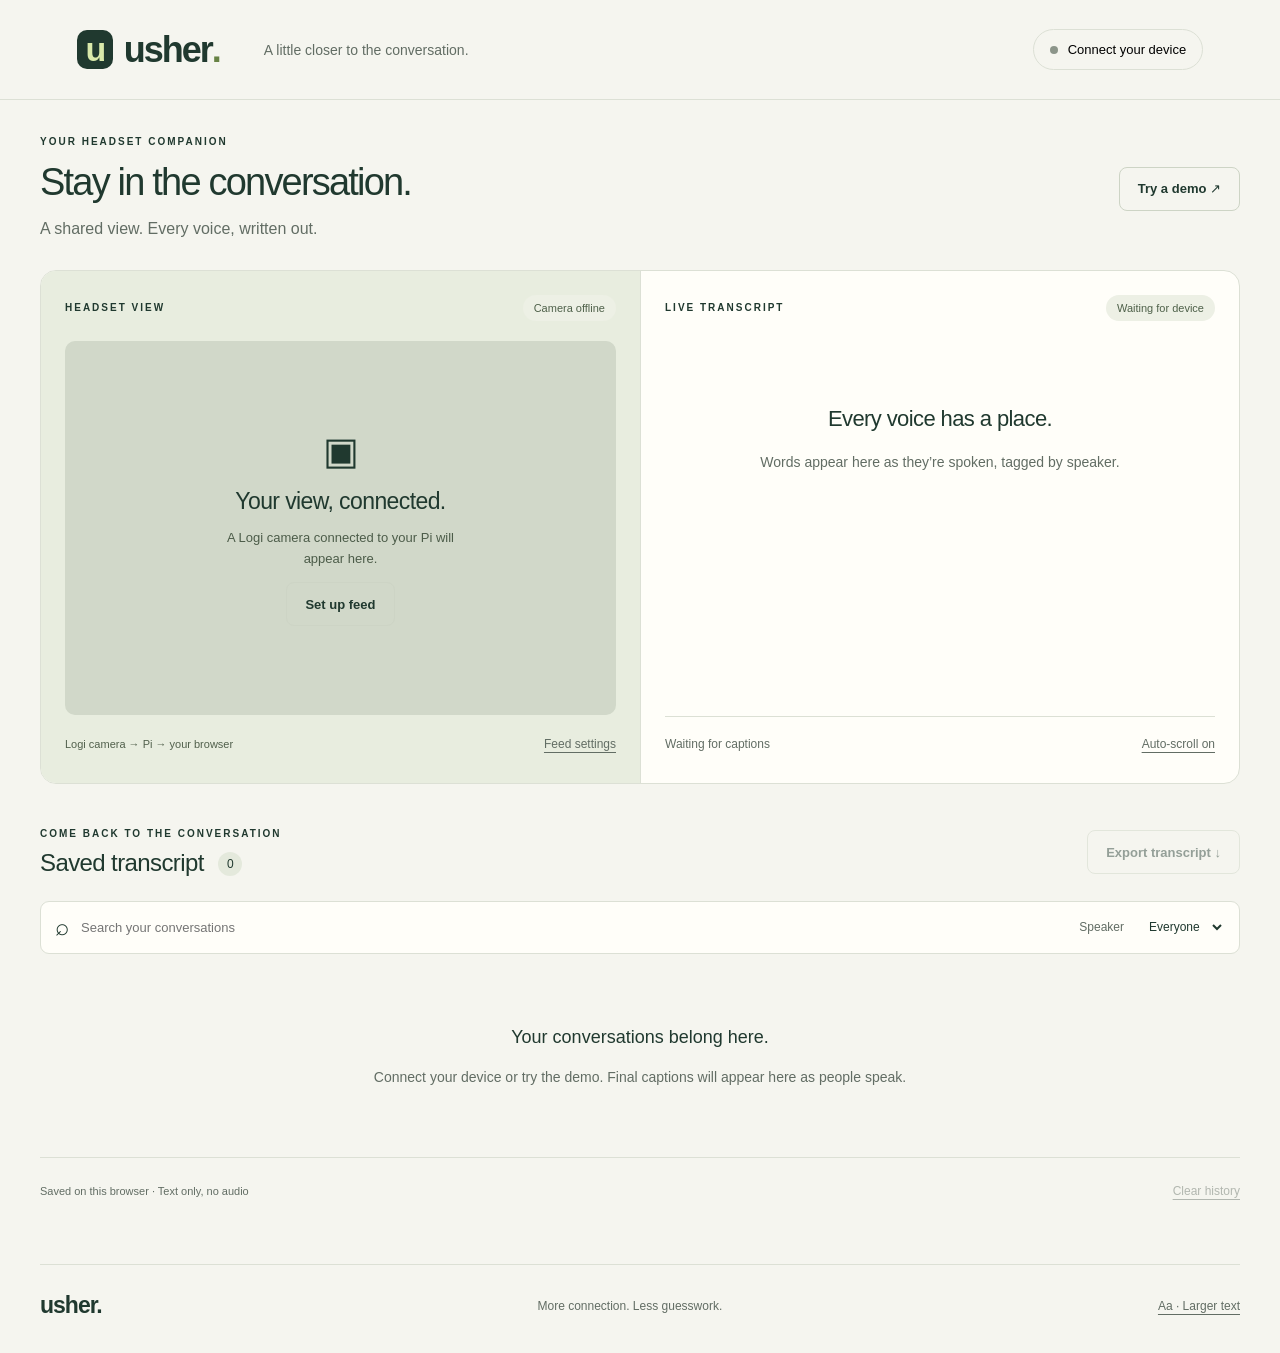
<file: index.html>
<!doctype html>
<html lang="en">
<head>
  <meta charset="utf-8"><meta name="viewport" content="width=device-width, initial-scale=1">
  <meta name="theme-color" content="#f5f5ef"><title>Usher · Stay in the conversation</title>
  <link rel="stylesheet" href="/static/usher.css"><link rel="stylesheet" href="/static/headset.css"><script defer src="/static/usher.js"></script>
</head>
<body>
  <a class="skip" href="#main">Skip to content</a>
  <header><a class="brand" href="/" aria-label="Usher home"><span class="logo">u</span>usher<span class="brand-dot">.</span></a><span class="tagline">A little closer to the conversation.</span><button id="connect" class="connection"><span class="dot"></span><span id="connection-label">Connect your device</span></button></header>
  <main id="main">
    <div class="intro"><div><p class="eyebrow">YOUR HEADSET COMPANION</p><h1>Stay in the conversation.</h1><p class="muted">A shared view. Every voice, written out.</p></div><button id="demo" class="button secondary">Try a demo <span aria-hidden="true">↗</span></button></div>
    <section class="listening" aria-labelledby="listening-title">
      <div class="camera-panel"><div class="section-top"><p class="eyebrow" id="listening-title">HEADSET VIEW</p><span id="camera-status" class="pill">Camera offline</span></div><div class="camera-stage"><img id="camera-stream" alt="Live headset camera feed" hidden><div id="camera-empty"><span class="camera-icon" aria-hidden="true">▣</span><h2>Your view, connected.</h2><p>A Logi camera connected to your Pi will appear here.</p><button id="camera-setup" class="button secondary">Set up feed</button></div><div id="camera-demo" hidden><div class="scene-window"></div><div class="scene-board"></div><div class="scene-table"></div><div class="person person-one"><div class="head"></div><div class="torso"></div><span class="scene-tag">Speaker 1</span></div><div class="person person-two"><div class="head"></div><div class="torso"></div><span class="scene-tag">Speaker 2</span></div><span class="scene-label">ILLUSTRATED DEMO · NOT A CAMERA RECORDING</span></div></div><div class="camera-footer"><span id="camera-note">Logi camera → Pi → your browser</span><button id="camera-settings" class="text-button">Feed settings</button></div></div>
      <div class="live-panel"><div class="section-top"><p class="eyebrow">LIVE TRANSCRIPT</p><span id="mode" class="pill">Waiting for device</span></div><div id="live-lines" tabindex="0" aria-label="Live conversation"><div class="live-empty"><h2>Every voice has a place.</h2><p>Words appear here as they’re spoken, tagged by speaker.</p></div></div><div class="speaker-footer"><span id="caption-state" role="status">Waiting for captions</span><button id="follow" class="text-button" aria-pressed="true">Auto-scroll on</button></div></div>
    </section>
    <section class="history" aria-labelledby="history-title"><div class="history-header"><div><p class="eyebrow">COME BACK TO THE CONVERSATION</p><h2 id="history-title">Saved transcript <span id="count">0</span></h2></div><button class="button secondary" id="export" disabled>Export transcript ↓</button></div><div class="toolbar"><label class="search"><span aria-hidden="true">⌕</span><input id="search" type="search" placeholder="Search your conversations" aria-label="Search transcripts"></label><label class="filter">Speaker <select id="speaker-filter"><option value="">Everyone</option></select></label></div><div id="transcripts"></div><div class="history-bottom"><span id="storage-note">Saved on this browser · Text only, no audio</span><button class="text-button" id="clear" disabled>Clear history</button></div></section>
    <footer><span class="brand-small">usher.</span><span>More connection. Less guesswork.</span><button class="text-button" id="text-size" aria-pressed="false">Aa · Larger text</button></footer>
  </main>
  <dialog id="connection-dialog"><form id="connection-form"><div class="dialog-heading"><h2>Connect to Usher</h2><button type="button" id="close-dialog" aria-label="Close" class="text-button">✕</button></div><p>Enter your Pi’s WebSocket address. Captions stay on this browser after you disconnect.</p><label for="endpoint">Device address</label><input id="endpoint" required placeholder="ws://raspberrypi.local:8765" autocomplete="off"><p class="muted small">Use the same Wi-Fi network as your Pi. No API key is needed here.</p><p id="connection-error" role="alert"></p><div class="dialog-actions"><button type="button" id="disconnect" class="button secondary">Disconnect</button><button class="button primary" type="submit">Connect</button></div></form></dialog>
  <p class="toast" id="notice" role="status" hidden></p>
  <dialog id="camera-dialog"><form id="camera-form"><div class="dialog-heading"><h2>Headset camera</h2><button type="button" id="camera-close" class="text-button" aria-label="Close camera settings">✕</button></div><p>Connect an HTTP MJPEG feed served by your Pi. The camera stays attached to the headset; this does not use your phone’s camera.</p><label for="camera-url">Camera stream URL</label><input id="camera-url" placeholder="http://raspberrypi.local:8081/video"><p class="small muted">The Pi camera streaming service must be running. HTTPS pages need an HTTPS feed.</p><p id="camera-error" role="alert"></p><div class="dialog-actions"><button type="button" id="camera-stop" class="button secondary">Disconnect feed</button><button type="submit" class="button primary">Connect feed</button></div></form></dialog>
</body></html>
</file>
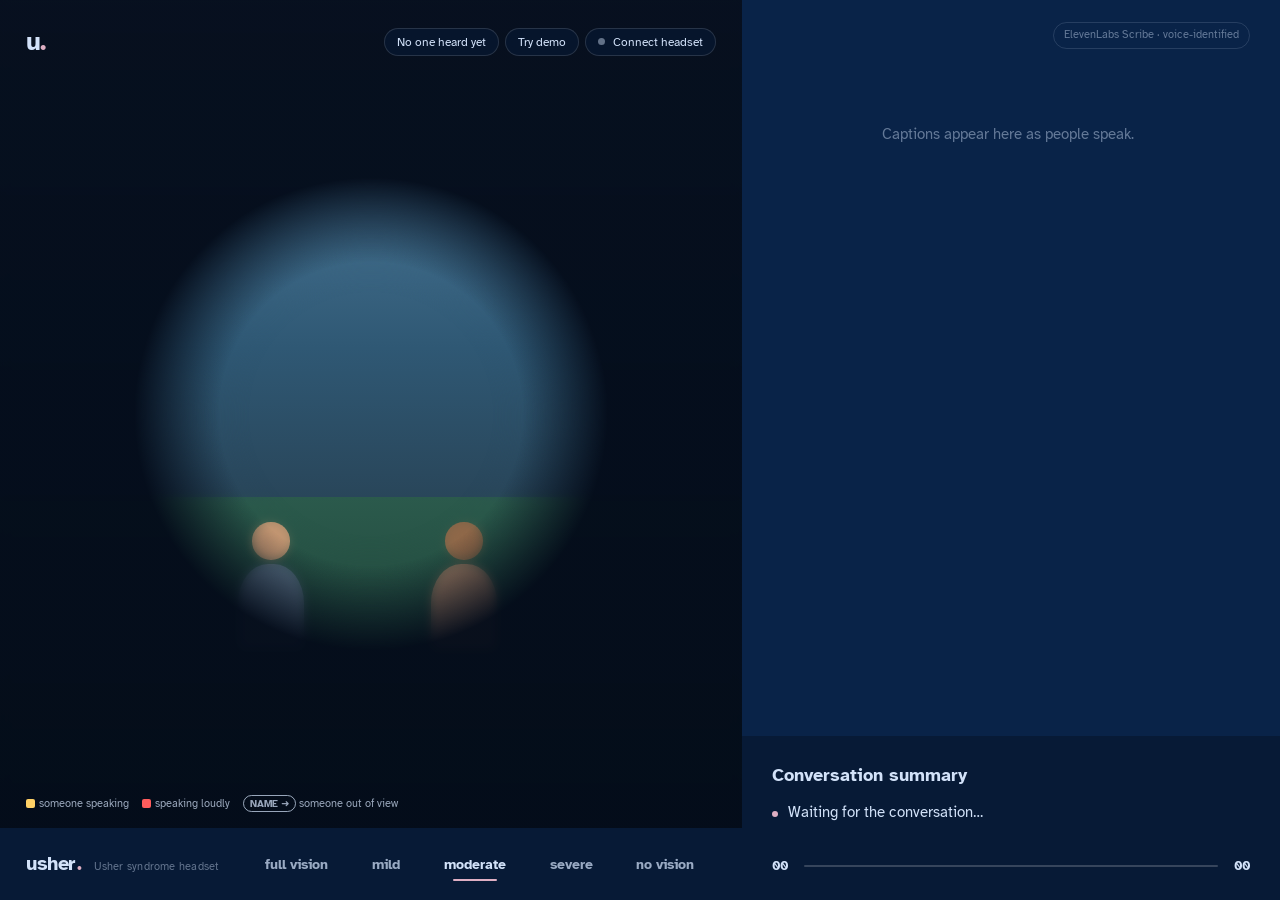
<file: frontend/index.html>
<!doctype html>
<html lang="en">
<head>
  <meta charset="utf-8">
  <meta name="viewport" content="width=device-width, initial-scale=1">
  <meta name="theme-color" content="#0f1c26">
  <title>Usher · Judge demo</title>
  <link rel="stylesheet" href="static/app.css">
  <script defer src="static/app.js"></script>
</head>
<body>
  <main class="layout">
    <!-- LEFT: camera, full bleed -->
    <section class="see" aria-label="What they see">
      <div id="stage" class="stage level-moderate">
        <img id="camera" alt="Live headset camera" hidden>
        <div id="demo-scene" class="demo-scene">
          <div class="scene-sky"></div><div class="scene-ground"></div>
          <div class="figure f1"><div class="head"></div><div class="body"></div></div>
          <div class="figure f2"><div class="head"></div><div class="body"></div></div>
        </div>
        <div class="tunnel-blur"></div>
        <div class="tunnel"></div>
        <canvas id="reticle" aria-hidden="true"></canvas>
        <div id="speaker-chip" class="speaker-chip" hidden><span id="chip-name"></span><span id="chip-arrow" class="chip-arrow">➜</span></div>

        <div class="overlay-top">
          <div class="logo">u<span>.</span></div>
          <div class="top-actions">
            <span id="people" class="ghost">No one heard yet</span>
            <button id="demo" class="ghost button">Try demo</button>
            <button id="connect" class="ghost button"><span class="dot"></span><span id="connection-label">Connect headset</span></button>
          </div>
        </div>
        <p class="legend"><i class="sw yellow"></i>someone speaking <i class="sw red"></i>speaking loudly <span class="chip-key">NAME ➜</span> someone out of view</p>
      </div>

      <nav class="bar" aria-label="Simulated vision">
        <div class="title">usher<span>.</span><small>Usher syndrome headset</small></div>
        <div class="toggle" role="radiogroup">
          <button data-level="full" role="radio">full vision</button>
          <button data-level="mild" role="radio">mild</button>
          <button data-level="moderate" role="radio" class="on">moderate</button>
          <button data-level="severe" role="radio">severe</button>
          <button data-level="none" role="radio">no vision</button>
        </div>
      </nav>
    </section>

    <!-- RIGHT: transcript on top, summary block below -->
    <section class="right">
      <div class="get" aria-label="Transcript">
        <span id="source-pill" class="tag">ElevenLabs Scribe · voice-identified</span>
        <div id="lines" class="lines" tabindex="0" aria-live="polite" aria-label="Transcript">
          <p class="empty">Captions appear here as people speak.</p>
        </div>
      </div>

      <div class="summary" aria-labelledby="sum-title">
        <h3 id="sum-title">Conversation summary</h3>
        <ul id="summary"><li class="faint">Waiting for the conversation…</li></ul>
        <div id="chips" class="chips"></div>
        <div class="progress">
          <span id="speaker-now">00</span>
          <div class="track"><div id="bar-fill" class="fill"></div></div>
          <span id="speaker-total">00</span>
        </div>
      </div>
    </section>
  </main>

  <dialog id="dialog">
    <form id="form" method="dialog">
      <h3>Connect to the headset</h3>
      <label for="host">Headset (Pi) address</label>
      <input id="host" required placeholder="raspberrypi.local or 10.225.115.128" autocomplete="off">
      <p id="connect-help" class="faint small">Captions + sound: <code>ws://ADDRESS:8765</code> (server.py). Camera:
        <code>http://ADDRESS:8081/camera/stream</code> (camera_server.py). Same Wi-Fi as the Pi.</p>
      <div class="actions">
        <button type="button" id="disconnect" class="ghost button">Disconnect</button>
        <button type="submit" class="ghost button primary">Connect</button>
      </div>
    </form>
  </dialog>
</body>
</html>
</file>
<file: static/usher.css>
:root{--paper:#f5f5ef;--ink:#20392f;--muted:#626d64;--line:#dce0d5;--green:#385d43;--lime:#d9e9aa;font-family:Arial,Helvetica,sans-serif;color:var(--ink);background:var(--paper);font-synthesis:none}*{box-sizing:border-box}body{margin:0}button,input,select{font:inherit}button,a,input,select{ -webkit-tap-highlight-color:transparent}button{cursor:pointer}button:disabled{opacity:.45;cursor:default}button:focus-visible,a:focus-visible,input:focus-visible,select:focus-visible{outline:3px solid #58802d;outline-offset:4px}header{height:100px;border-bottom:1px solid var(--line);display:flex;align-items:center;justify-content:space-between;padding:0 6%;gap:20px}.brand{text-decoration:none;color:var(--ink);font-size:36px;font-weight:800;letter-spacing:-2px;display:flex;align-items:center}.brand-dot{color:#678244}.logo{background:var(--ink);color:var(--lime);width:36px;height:39px;border-radius:10px;display:grid;place-items:center;font-size:34px;margin-right:11px;padding-bottom:5px}.tagline{font-size:14px;color:var(--muted);margin-right:auto;margin-left:24px}.connection{display:flex;align-items:center;gap:10px;border:1px solid var(--line);background:transparent;border-radius:30px;padding:12px 16px;font-size:13px}.dot{height:8px;width:8px;border-radius:50%;background:#8c958a}.connected .dot{background:#58802d}main{max-width:1250px;margin:auto;padding:0 40px}.intro{display:flex;align-items:center;justify-content:space-between;margin:56px 0 32px;gap:20px}.eyebrow{font-size:10px;letter-spacing:2px;font-weight:700;margin:0 0 14px}h1{font-size:clamp(32px,4vw,48px);letter-spacing:-1.8px;font-weight:500;margin:0 0 12px}h2{font-size:24px;font-weight:500;letter-spacing:-.6px;margin:0}.muted{color:var(--muted);line-height:1.6;margin:0}.button{min-height:44px;border-radius:8px;padding:12px 18px;font-size:13px;font-weight:600;white-space:nowrap}.secondary{background:transparent;border:1px solid #cdd4c5;color:var(--ink)}.secondary:hover{background:#e8ecdf}.primary{background:var(--ink);color:white;border:1px solid var(--ink)}.listening{display:grid;grid-template-columns:1.6fr 1fr;border:1px solid var(--line);border-radius:16px;overflow:hidden;background:#fffef9;min-height:354px}.speaker-panel{padding:30px 36px;display:flex;flex-direction:column}.section-top{display:flex;align-items:center;justify-content:space-between;gap:10px}.section-top .eyebrow{margin:0}.pill{font-size:11px;padding:7px 11px;background:#edf0e5;border-radius:20px;color:#4e6049}.speaker-heading{display:flex;gap:14px;align-items:center;margin-top:30px}.avatar{display:grid;place-items:center;width:47px;height:47px;border-radius:50%;background:#e5ebd6;color:#405b3c;font-size:18px}.speaker-heading p{font-size:13px;color:var(--muted);margin:7px 0 0}.caption{font-size:27px;line-height:1.5;letter-spacing:-.6px;margin:25px 0 30px;overflow-wrap:anywhere}.speaker-footer{margin-top:auto;display:flex;justify-content:space-between;color:var(--muted);font-size:12px;gap:12px}.equalizer{color:#678244;letter-spacing:2px}.spatial-panel{background:#eaf0df;border-left:1px solid var(--line);padding:28px;text-align:center}.radar{position:relative;width:220px;height:220px;border:1px solid #c7d3b6;border-radius:50%;margin:24px auto 12px}.inner{position:absolute;inset:32px;border-radius:50%;border:1px solid #c7d3b6}.cross{position:absolute;background:#c7d3b6}.horizontal{left:0;right:0;height:1px;top:50%}.vertical{top:0;bottom:0;width:1px;left:50%}.you{position:absolute;inset:85px;background:var(--ink);border:5px solid #eaf0df;color:white;border-radius:50%;display:grid;place-items:center;font-size:9px;letter-spacing:1px}.compass{position:absolute;font-size:8px;letter-spacing:1px;background:#eaf0df;padding:4px;color:#4e6049}.front{top:-9px;left:50%;transform:translateX(-50%)}.back{bottom:-9px;left:50%;transform:translateX(-50%)}.left{top:calc(50% - 8px);left:-16px}.right{top:calc(50% - 8px);right:-20px}.bearing{position:absolute;inset:15px;transform:rotate(var(--angle,0deg))}.speaker-point{position:absolute;left:calc(50% - 13px);top:0;border:5px solid #eaf0df;border-radius:50%;color:var(--green);background:var(--green);width:26px;height:26px;box-shadow:0 0 0 1px #9eb385}.spatial-note{font-size:11px;color:#53624b;margin:18px 0 0}.history{margin-top:44px}.history-header{display:flex;justify-content:space-between;align-items:center;gap:15px}.history-header .eyebrow{margin-bottom:10px}#count{font-size:12px;vertical-align:middle;padding:5px 9px;background:#e4e9dc;border-radius:20px;margin-left:8px}.toolbar{display:flex;gap:15px;margin:24px 0 0;border:1px solid var(--line);border-radius:9px;background:#fffef9;padding:8px 14px}.search{display:flex;gap:12px;align-items:center;flex:1}.search span{font-size:24px}.search input{border:0;background:transparent;width:100%;min-width:0;padding:10px 0;color:var(--ink);font-size:13px}.filter{display:flex;align-items:center;font-size:12px;gap:12px;color:var(--muted)}select{background:transparent;border:0;color:var(--ink);max-width:160px;padding:9px}.entry{display:grid;grid-template-columns:40px 1fr auto;gap:15px;padding:24px 6px;border-bottom:1px solid var(--line)}.entry .avatar{width:36px;height:36px;font-size:13px}.entry-head{display:flex;align-items:center;gap:12px;flex-wrap:wrap;font-size:13px}.entry-head strong{font-weight:600}.entry-direction{font-size:11px;color:var(--muted)}.entry p{margin:10px 0 0;font-size:16px;line-height:1.65;overflow-wrap:anywhere}.entry time{font-size:11px;color:var(--muted);padding-top:4px}.empty{text-align:center;padding:55px 20px;color:var(--muted);border-bottom:1px solid var(--line)}.empty h3{color:var(--ink);font-size:18px;font-weight:500}.empty p{font-size:14px;line-height:1.6}.history-bottom{display:flex;justify-content:space-between;align-items:center;font-size:11px;color:var(--muted);padding:18px 0;gap:15px}.text-button{border:0;background:transparent;color:var(--muted);padding:8px 0;font-size:12px;text-decoration:underline;text-underline-offset:4px}footer{display:flex;align-items:center;justify-content:space-between;border-top:1px solid var(--line);margin-top:40px;padding:26px 0 32px;color:var(--muted);font-size:12px;gap:12px}.brand-small{font-size:23px;font-weight:800;color:var(--ink);letter-spacing:-1px}dialog{border:1px solid var(--line);border-radius:16px;padding:30px;max-width:460px;width:calc(100% - 32px);color:var(--ink);background:var(--paper)}dialog::backdrop{background:#162c2470}dialog p{font-size:14px;line-height:1.6}dialog label{display:block;font-size:12px;margin:25px 0 8px}dialog input{width:100%;padding:13px;border:1px solid #aebda4;border-radius:7px}.dialog-heading,.dialog-actions{display:flex;justify-content:space-between;gap:12px;align-items:center}.dialog-actions{margin-top:24px}.small{font-size:12px}#connection-error{color:#9b3429}.toast{position:fixed;bottom:18px;left:50%;transform:translateX(-50%);background:var(--ink);color:white;padding:14px 22px;border-radius:10px;max-width:90%;font-size:13px;z-index:5}.skip{position:absolute;top:-60px}.skip:focus{top:10px;background:white;padding:10px;z-index:10}.large-text .caption{font-size:34px}.large-text .entry p{font-size:21px}@media(max-width:760px){header{height:80px;padding:0 20px}.tagline{display:none}.brand{font-size:30px}main{padding:0 20px}.intro{margin-top:34px;align-items:flex-start}.intro .muted{font-size:14px}.listening{grid-template-columns:1fr}.speaker-panel{padding:24px;min-height:320px}.spatial-panel{border-left:0;border-top:1px solid var(--line);padding:22px}.radar{width:190px;height:190px}.you{inset:70px}.history-header h2{font-size:21px}.history-header{align-items:flex-start}.toolbar{flex-wrap:wrap}.search{min-width:190px}.filter{width:100%;border-top:1px solid var(--line);justify-content:space-between}.entry{gap:10px;grid-template-columns:32px 1fr}.entry time{grid-column:2;padding:0}.entry .avatar{width:30px;height:30px}.intro .button{padding:10px}.history-header .button{font-size:11px;padding:10px}.history-bottom{align-items:flex-start}footer>span:nth-child(2){display:none}}
</file>
<file: static/headset.css>
[hidden]{display:none!important}
main{max-width:1440px}
.intro{margin-top:36px;margin-bottom:28px}
h1{font-size:38px}
.listening{grid-template-columns:minmax(0,1fr) minmax(0,1fr);min-height:480px}
.camera-panel{padding:24px;background:#e8eddf;display:flex;flex-direction:column;min-width:0}
.live-panel{padding:24px;display:flex;flex-direction:column;min-width:0;border-left:1px solid var(--line)}
.camera-panel .eyebrow,.live-panel .eyebrow{margin:0}
.camera-stage{position:relative;flex:1;min-height:325px;margin-top:20px;border-radius:10px;overflow:hidden;background:#d1d8c9}
#camera-empty{position:absolute;inset:0;display:flex;align-items:center;justify-content:center;flex-direction:column;text-align:center;padding:24px}
#camera-empty h2{font-size:23px}#camera-empty p{font-size:13px;line-height:1.6;max-width:250px;color:#4c5c49}.camera-icon{font-size:38px;margin-bottom:15px}
#camera-stream{width:100%;height:100%;position:absolute;inset:0;object-fit:contain;background:#15221c}
.camera-footer{display:flex;align-items:center;justify-content:space-between;gap:10px;font-size:11px;color:#51604c;padding-top:14px}
#live-lines{height:365px;overflow-y:auto;margin:14px -8px 16px;padding:0 8px;scrollbar-width:thin;overflow-wrap:anywhere}
.live-empty{padding:65px 20px;text-align:center;color:var(--muted);line-height:1.7;font-size:14px}.live-empty h2{color:var(--ink);font-size:22px}
.live-line{border-left:3px solid var(--speaker-color);padding:0 0 0 14px;margin:23px 0}.speaker-tag{display:inline-block;font-size:11px;font-weight:700;letter-spacing:.5px;color:var(--speaker-color);border:1px solid currentColor;border-radius:5px;padding:4px 7px}
.live-line p{font-size:21px;line-height:1.55;margin:10px 0 0;letter-spacing:-.2px}.line-state{font-size:10px;color:var(--muted)}.partial p:after{content:'▏';color:var(--speaker-color);animation:cursor 1s step-end infinite}.speaker-footer{align-items:center;padding-top:12px;border-top:1px solid var(--line)}
.entry{border-left:3px solid var(--speaker-color);padding-left:14px;margin-top:12px}.entry .avatar{color:var(--speaker-color);border:1px solid currentColor;background:transparent}.entry-head strong{color:var(--speaker-color)}.entry-direction:empty{display:none}
.large-text .live-line p{font-size:28px}
#camera-demo{position:absolute;inset:0;background:linear-gradient(180deg,#c5cabb 0%,#d6d6bf 68%,#aaa997 68%);overflow:hidden}
.scene-window{position:absolute;left:7%;top:9%;width:29%;height:40%;border:7px solid #f1f1df;background:linear-gradient(145deg,#b1c9cd,#e7ebcf);box-shadow:0 3px 8px #263d3020}.scene-window:after{content:'';position:absolute;left:50%;height:100%;border-left:4px solid #f1f1df}.scene-board{position:absolute;right:10%;top:12%;height:25%;width:28%;border:6px solid #947d61;background:#6f8476}
.scene-table{position:absolute;bottom:-11%;left:-10%;width:120%;height:33%;background:#b8a082;transform:perspective(300px) rotateX(30deg);z-index:3;border-top:8px solid #cab699}
.person{position:absolute;bottom:17%;width:32%;height:65%;filter:drop-shadow(0 4px 5px #24382d22)}.person-one{left:13%;--person:#305eab;--shirt:#546e82}.person-two{right:10%;--person:#985118;--shirt:#977761}.head{position:absolute;width:49%;height:35%;left:25%;top:8%;background:#be936f;border-radius:48% 48% 43% 43%;border-top:17px solid #403931}.person-two .head{background:#946949;border-top:20px solid #332d2b}.torso{position:absolute;bottom:0;height:59%;width:100%;border-radius:45% 45% 5% 5%;background:var(--shirt)}.scene-tag{position:absolute;top:-10px;left:50%;transform:translateX(-50%);background:#fffdf4;color:var(--person);font-size:11px;font-weight:bold;padding:7px 12px;border-radius:5px;white-space:nowrap;border:2px solid transparent}.speaking-one .person-one .scene-tag,.speaking-two .person-two .scene-tag{border-color:var(--person);box-shadow:0 0 0 4px #ffffff55}.scene-label{position:absolute;bottom:10px;left:0;right:0;text-align:center;z-index:4;font-size:8px;letter-spacing:1px;color:#26392d;background:#f7f5e5d9;padding:7px}
@keyframes cursor{50%{opacity:0}}
@media(prefers-reduced-motion:reduce){.partial p:after{animation:none}}
@media(max-width:760px){.listening{grid-template-columns:1fr}.live-panel{border-left:0;border-top:1px solid var(--line)}.camera-stage{min-height:290px}#live-lines{height:330px}.intro h1{font-size:30px}.camera-panel,.live-panel{padding:18px}.camera-footer{font-size:10px}.intro{gap:12px}.entry{grid-template-columns:32px 1fr}.live-line p{font-size:20px}}
</file>
<file: frontend/static/app.css>
/* Atkinson Hyperlegible (Braille Institute, made for low-vision readers), bundled in static/fonts/ so it works
   offline. SIL Open Font License 1.1, see static/fonts/README.md. */
@font-face { font-family: "Atkinson Hyperlegible"; font-style: normal; font-weight: 400; font-display: swap; src: url(fonts/atkinson-hyperlegible-400.woff2) format("woff2"); }
@font-face { font-family: "Atkinson Hyperlegible"; font-style: normal; font-weight: 700; font-display: swap; src: url(fonts/atkinson-hyperlegible-700.woff2) format("woff2"); }
@font-face { font-family: "Atkinson Hyperlegible"; font-style: italic; font-weight: 400; font-display: swap; src: url(fonts/atkinson-hyperlegible-400-italic.woff2) format("woff2"); }
/* Prototype styling after the user's reference: full-bleed split layout, navy + teal. */
/* Palette: #071A36 deep navy, #092348 navy, #D2E2F9 ice blue, #DEAFC3 pink. */
:root {
  --bg: #071A36; --right: #092348; --block: #071A36; --bar: #071A36; --line: rgba(210, 226, 249, .14);
  --text: #D2E2F9; --text2: rgba(210, 226, 249, .72); --faint: rgba(210, 226, 249, .45); --accent: #DEAFC3;
  --noise-low: #ffd166; --noise-high: #ff5c5c;
  color-scheme: dark;
}
* { box-sizing: border-box; }
[hidden] { display: none !important; }
html, body { margin: 0; height: 100%; }
body { background: var(--bg); color: var(--text); font: 15px/1.5 "Atkinson Hyperlegible", "Helvetica Neue", Arial, system-ui, sans-serif; }
button, input { font-family: inherit; }

.layout { height: 100vh; display: grid; grid-template-columns: 58fr 42fr; }

/* ---------- LEFT ---------- */
.see { display: flex; flex-direction: column; min-width: 0; min-height: 0; }
.stage { position: relative; flex: 1; overflow: hidden; background: #1a2630; min-height: 320px; }
#camera { position: absolute; inset: 0; width: 100%; height: 100%; object-fit: cover; }
.demo-scene { position: absolute; inset: 0; }
.scene-sky { position: absolute; inset: 0 0 40% 0; background: linear-gradient(#5f8fb0, #2f5874 70%, #29465a); }
.scene-ground { position: absolute; inset: 60% 0 0 0; background: linear-gradient(#2b5a4c, #163329); }
.figure { position: absolute; bottom: 20%; width: 9%; aspect-ratio: 1 / 2.1; transition: filter .3s, transform .3s; }
.figure .head { width: 56%; aspect-ratio: 1; margin: 0 auto; border-radius: 50%; background: #c39672; }
.figure .body { width: 100%; height: 62%; margin-top: 6%; border-radius: 45% 45% 8% 8%; background: #5d7488; }
.f1 { left: 32%; } .f2 { left: 58%; } .f2 .body { background: #9a7a62; } .f2 .head { background: #8f6849; }
.figure.speaking { filter: drop-shadow(0 0 12px #ffffffaa); transform: translateY(-4px); }
.has-camera .demo-scene { display: none; }

.tunnel, .tunnel-blur { position: absolute; inset: 0; pointer-events: none; }
.tunnel { background: radial-gradient(circle at 50% 50%, transparent var(--clear, 40%), rgba(4, 12, 26, .97) var(--edge, 60%)); }
.tunnel-blur { backdrop-filter: blur(5px); -webkit-backdrop-filter: blur(5px);
  -webkit-mask-image: radial-gradient(circle at 50% 50%, transparent calc(var(--clear, 40%) * .8), #000 var(--edge, 60%));
          mask-image: radial-gradient(circle at 50% 50%, transparent calc(var(--clear, 40%) * .8), #000 var(--edge, 60%)); }
.level-full .tunnel, .level-full .tunnel-blur { display: none; }
.level-none .tunnel { background: #040c1a; }
#reticle { position: absolute; inset: 0; width: 100%; height: 100%; pointer-events: none; }
.speaker-chip { position: absolute; transform: translate(-50%, -50%); display: inline-flex; align-items: center; gap: 6px; padding: 6px 11px; border-radius: 999px; background: #071a36e6; border: 1.5px solid var(--c, #ffb86b); color: var(--c, #ffb86b); font-weight: 700; font-size: 12px; letter-spacing: .06em; transition: left .3s, top .3s; }
.chip-arrow { display: inline-block; transition: transform .3s; }

.overlay-top { position: absolute; top: 0; left: 0; right: 0; display: flex; align-items: center; justify-content: space-between; padding: 22px 26px; z-index: 2; }
.logo { font-weight: 800; font-size: 26px; letter-spacing: -.02em; }
.logo span, .title span { color: var(--accent); }
.top-actions { display: flex; gap: 6px; align-items: center; }
.ghost { display: inline-flex; align-items: center; gap: 8px; background: #071a3699; border: 1px solid #ffffff22; color: var(--text); border-radius: 999px; padding: 6px 12px; font: 400 12px "Atkinson Hyperlegible", Arial, sans-serif; backdrop-filter: blur(6px); }
.button { cursor: pointer; }
.button:hover { border-color: var(--accent); }
.button.primary { background: var(--accent); color: #071A36; border-color: var(--accent); font-weight: 700; }
.dot { width: 7px; height: 7px; border-radius: 50%; background: var(--faint); display: inline-block; }
.connected .dot { background: var(--accent); box-shadow: 0 0 0 3px #deafc333; }

.legend { position: absolute; left: 26px; bottom: 16px; margin: 0; font-size: 11px; color: var(--text2); z-index: 2; }
.sw { display: inline-block; width: 9px; height: 9px; border-radius: 2px; margin: 0 4px 0 10px; vertical-align: -1px; }
.sw:first-child { margin-left: 0; }
.sw.yellow { background: var(--noise-low); } .sw.red { background: var(--noise-high); }
.chip-key { margin-left: 10px; padding: 1px 6px; border: 1px solid var(--text2); border-radius: 999px; font-weight: 700; font-size: 10px; }

.bar { flex: 0 0 72px; display: flex; align-items: center; gap: 24px; padding: 0 26px; background: var(--bar); }
.title { font-weight: 800; font-size: 20px; letter-spacing: -.02em; display: flex; align-items: baseline; gap: 2px; white-space: nowrap; }
.title small { font-weight: 500; font-size: 11px; color: var(--faint); letter-spacing: .02em; margin-left: 10px; }
.toggle { flex: 1; display: flex; justify-content: space-around; }
.toggle button { position: relative; border: 0; background: none; color: var(--text2); font: 700 14px "Atkinson Hyperlegible", Arial, sans-serif; padding: 10px 6px; cursor: pointer; text-transform: lowercase; }
.toggle button:hover { color: var(--text); }
.toggle button.on { color: var(--text); }
.toggle button.on::after { content: ''; position: absolute; left: 20%; right: 20%; bottom: 2px; height: 2px; border-radius: 2px; background: var(--accent); }

/* ---------- RIGHT ---------- */
.right { display: grid; grid-template-rows: 1fr auto; min-height: 0; min-width: 0; background: var(--right); }
.get { display: flex; flex-direction: column; min-height: 0; padding: 22px 30px 10px; }
.tag { align-self: flex-end; font-size: 11px; color: var(--faint); border: 1px solid var(--line); border-radius: 999px; padding: 4px 10px; white-space: nowrap; }
.lines { flex: 1; overflow-y: auto; margin-top: 14px; padding-right: 6px; scrollbar-width: thin; scrollbar-color: var(--line) transparent; }
.line { border-left: 3px solid var(--c); padding-left: 14px; margin: 0 0 20px; }
.line .who { font-size: 12px; font-weight: 700; letter-spacing: .08em; color: var(--c); }
.line .meta { font-size: 12px; color: var(--faint); margin-left: 8px; }
.line .badge { font-size: 10px; margin-left: 8px; padding: 1px 6px; border-radius: 4px; border: 1px solid var(--line); color: var(--text2); font-weight: 700; }
.line p { margin: 6px 0 0; font-size: 19px; line-height: 1.45; }
.line.partial { opacity: .5; }
.line.live { opacity: .5; }
.line.live .who, .line.partial .who { letter-spacing: .14em; }
.line.partial p { font-style: italic; }
.line.partial p::after { content: '▏'; animation: blink 1s steps(1) infinite; }
.empty { color: var(--faint); text-align: center; margin-top: 60px; }

.summary { background: var(--block); padding: 26px 30px 24px; }
.summary h3 { margin: 0 0 12px; font-size: 18px; font-weight: 700; color: var(--text); }
#summary { margin: 0; padding: 0; list-style: none; color: var(--text); font-size: 15px; line-height: 1.55; }
#summary li { position: relative; padding-left: 16px; margin: 0 0 8px; }
#summary li::before { content: ''; position: absolute; left: 0; top: .62em; width: 6px; height: 6px; border-radius: 50%; background: var(--accent); }
.chips { display: flex; flex-wrap: wrap; gap: 6px; margin-top: 14px; }
.chip { display: inline-flex; align-items: center; gap: 6px; padding: 3px 10px; border-radius: 999px; border: 1px solid var(--line); font-size: 12px; font-weight: 600; color: var(--text2); }
.chip i { width: 8px; height: 8px; border-radius: 50%; display: inline-block; }
.chip.jax { color: var(--accent); border-color: var(--accent); }
.progress { display: flex; align-items: center; gap: 16px; margin-top: 18px; font-weight: 700; font-size: 13px; }
.track { flex: 1; height: 2px; background: #ffffff30; border-radius: 2px; overflow: hidden; }
.fill { height: 100%; width: 0; background: var(--accent); transition: width .4s; }
.meta { margin: 8px 0 0; font-size: 11px; color: var(--faint); }
.faint { color: var(--faint); }
.small { font-size: 12px; }

dialog { background: var(--block); color: var(--text); border: 1px solid var(--line); border-radius: 14px; padding: 22px; width: min(460px, 92vw); }
dialog::backdrop { background: #000a; }
dialog h3 { margin: 0 0 14px; }
dialog label { display: block; font-size: 13px; color: var(--text2); margin-bottom: 6px; }
dialog input { width: 100%; padding: 10px 12px; border-radius: 10px; border: 1px solid var(--line); background: var(--bg); color: var(--text); font: inherit; }
.actions { display: flex; justify-content: flex-end; gap: 8px; margin-top: 14px; }
code { font-size: 12px; color: var(--text2); }

@keyframes blink { 50% { opacity: 0; } }
@media (prefers-reduced-motion: reduce) { .line.partial p::after { animation: none; } * { transition: none !important; } }
@media (max-width: 900px) { .layout { grid-template-columns: 1fr; height: auto; } .stage { min-height: 380px; } .toggle { flex-wrap: wrap; } .title small { display: none; } }
</file>
